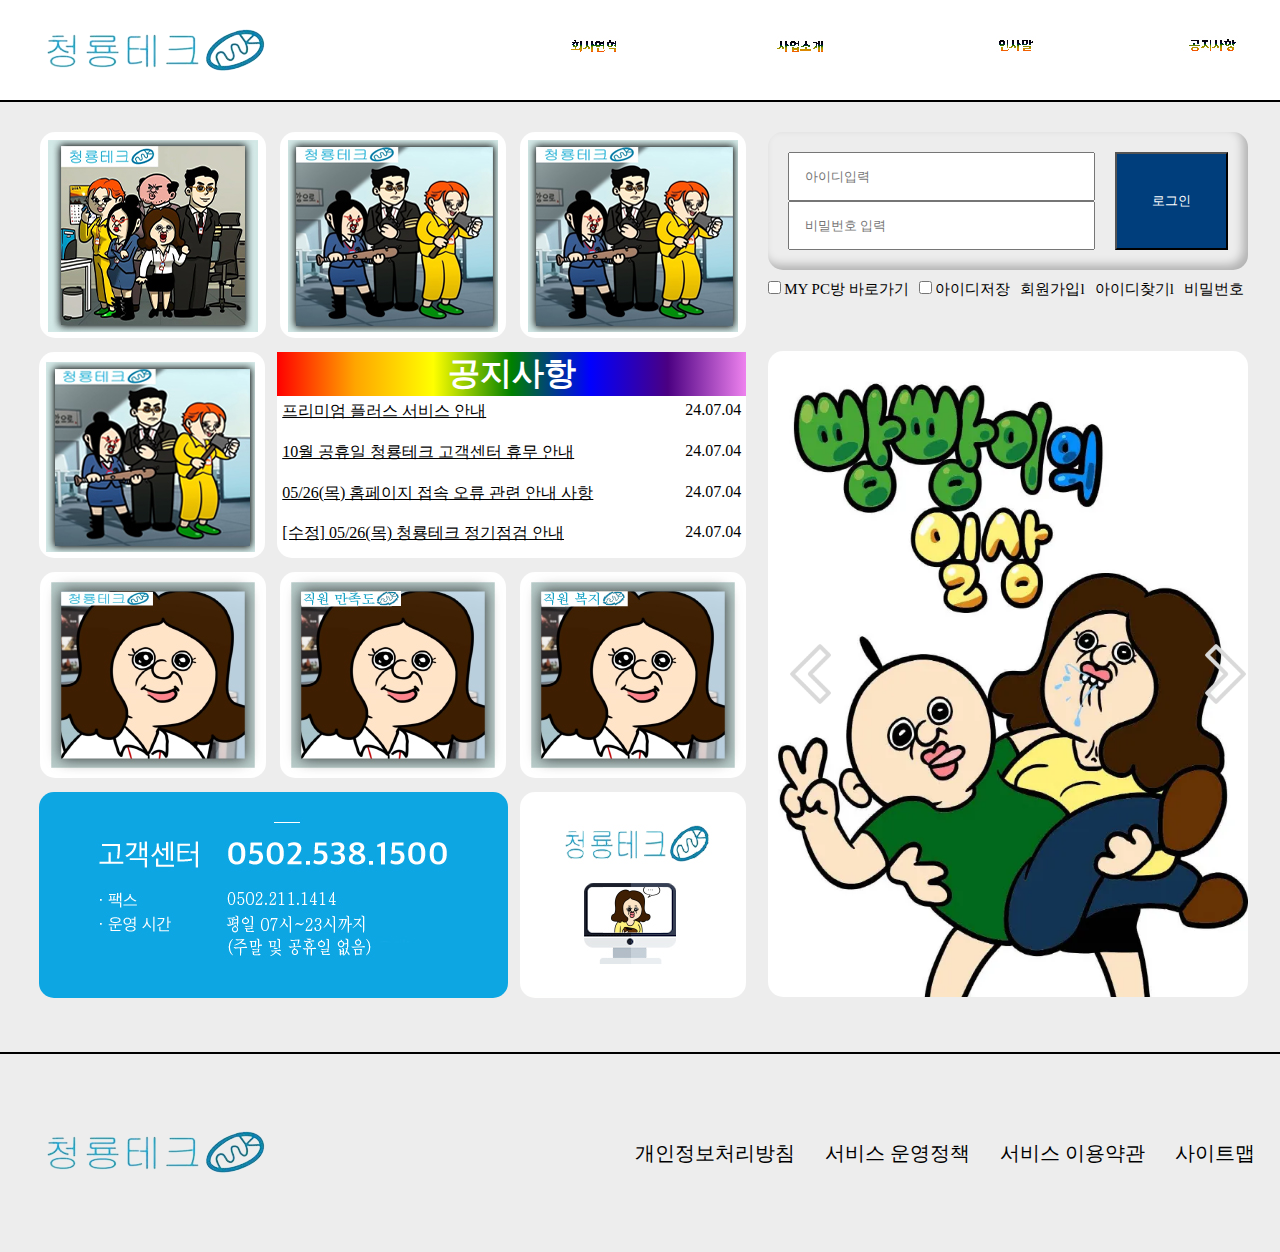
<file: work/7-4 리마스터(빵빵이)/index.html>
<!DOCTYPE html>
<html lang="en">

<head>
    <meta charset="UTF-8">
    <meta name="viewport" content="width=device-width, initial-scale=1.0">
    <title>청룡테크</title>
    <link rel="stylesheet" href="./reset.css">
    <link rel="stylesheet" href="./style.css">
</head>

<body>
    <header>
        <div class="container flex">
            <h1><img src="./bbimg/bluedragonLOGO-removebg-preview.png" alt=""></h1>
            <nav>
                <ul class="flex">
                    <li><a href="#">MY PC방</a></li>
                    <li><a href="#">상품과 결제</a></li>
                    <li><a href="#">이벤트</a></li>
                    <li><a href="#">고객센터</a></li>
                </ul>
            </nav>
        </div>
    </header>

    <div class="container wrap flex">
        <main class="flex">
            <div class="goods"></div>
            <div class="pay"></div>
            <div class="game"></div>
            <div class="event"></div>

            <div class="notice wid2">
                <h1 class="gong">공지사항</h1>
                <ul>
                    <li><a href="">프리미엄 플러스 서비스 안내</a><span>24.07.04</span></li>
                    <li><a href="">10월 공휴일 청룡테크 고객센터 휴무 안내</a><span>24.07.04</span></li>
                    <li><a href="">05/26(목) 홈페이지 접속 오류 관련 안내 사항</a><span>24.07.04</span></li>
                    <li><a href="">[수정] 05/26(목) 청룡테크 정기점검 안내</a><span>24.07.04</span></li>
                </ul>
            </div>

            <div class="ip"></div>
            <div class="refund"></div>
            <div class="tax"></div>
            <div class="cs wid2"></div>
            <div class="remote"></div>
        </main>
        <div>
            <aside>
                <form action="">
                    <div class="input">
                        <div class="input-text">
                            <input type="text" placeholder="아이디입력">
                            <input type="password" placeholder="비밀번호 입력">
                        </div>
                        <div class="btn">
                            <input type="submit" value="로그인">
                        </div>
                    </div>
                    <div class="gnb">
                        <ul>
                            <li>
                                <input type="checkbox" id="">
                                <label for="">MY PC방 바로가기</label>
                            </li>
                            <li>
                                <input type="checkbox" id="">
                                <label for="">아이디저장</label>
                            </li>
                        </ul>
                        <ul class="info">
                            <li>회원가입l</li>
                            <li>아이디찾기l</li>
                            <li>비밀번호</li>
                        </ul>
                    </div>
                </form>
                <div class="slide-c">
                    <div class="prev-next">
                        <img src="./img/prev.png" alt="" class="prev">
                        <img src="./img/next.png" alt="" class="next">
                    </div>
                    <div class="slide-w">
                        <div class="slide-s">
                            <img src="./img/1.webp" alt="">
                            <img src="./img/2.png" alt="">
                            <img src="./img/3.jpg" alt="">
                        </div>
                    </div>
                </div>
            </aside>
        </div>
    </div>
    <footer>
        <div class="f-wrap">
            <img src="./bbimg/bluedragonLOGO-removebg-preview.png" alt="">
            <ul>
                <li><a href="#">개인정보처리방침</a></li>
                <li><a href="#">서비스 운영정책</a></li>
                <li><a href="#">서비스 이용약관</a></li>
                <li><a href="#">사이트맵</a></li>
            </ul>
        </div>
    </footer>
    <script src="./script/jquery-3.7.1.js"></script>
    <script src="./script/index.js"></script>

</body>

</html>
</file>
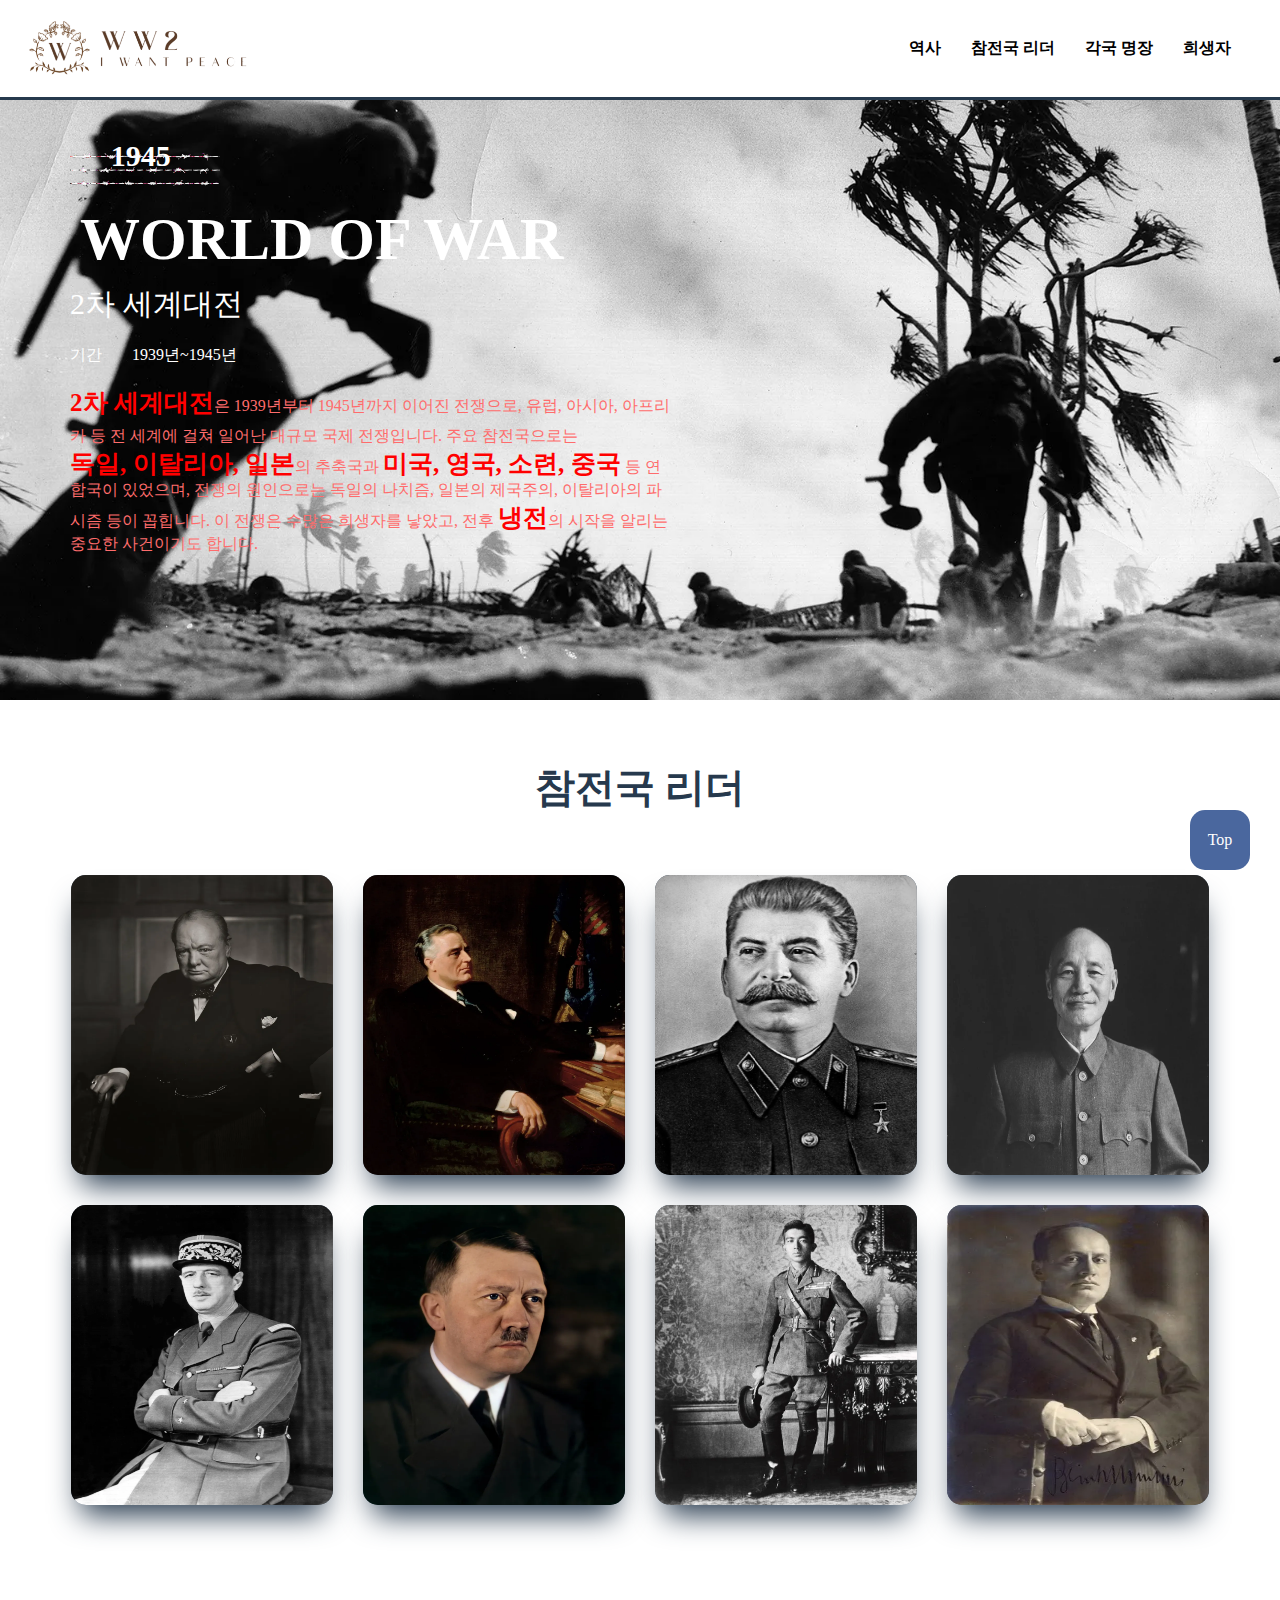
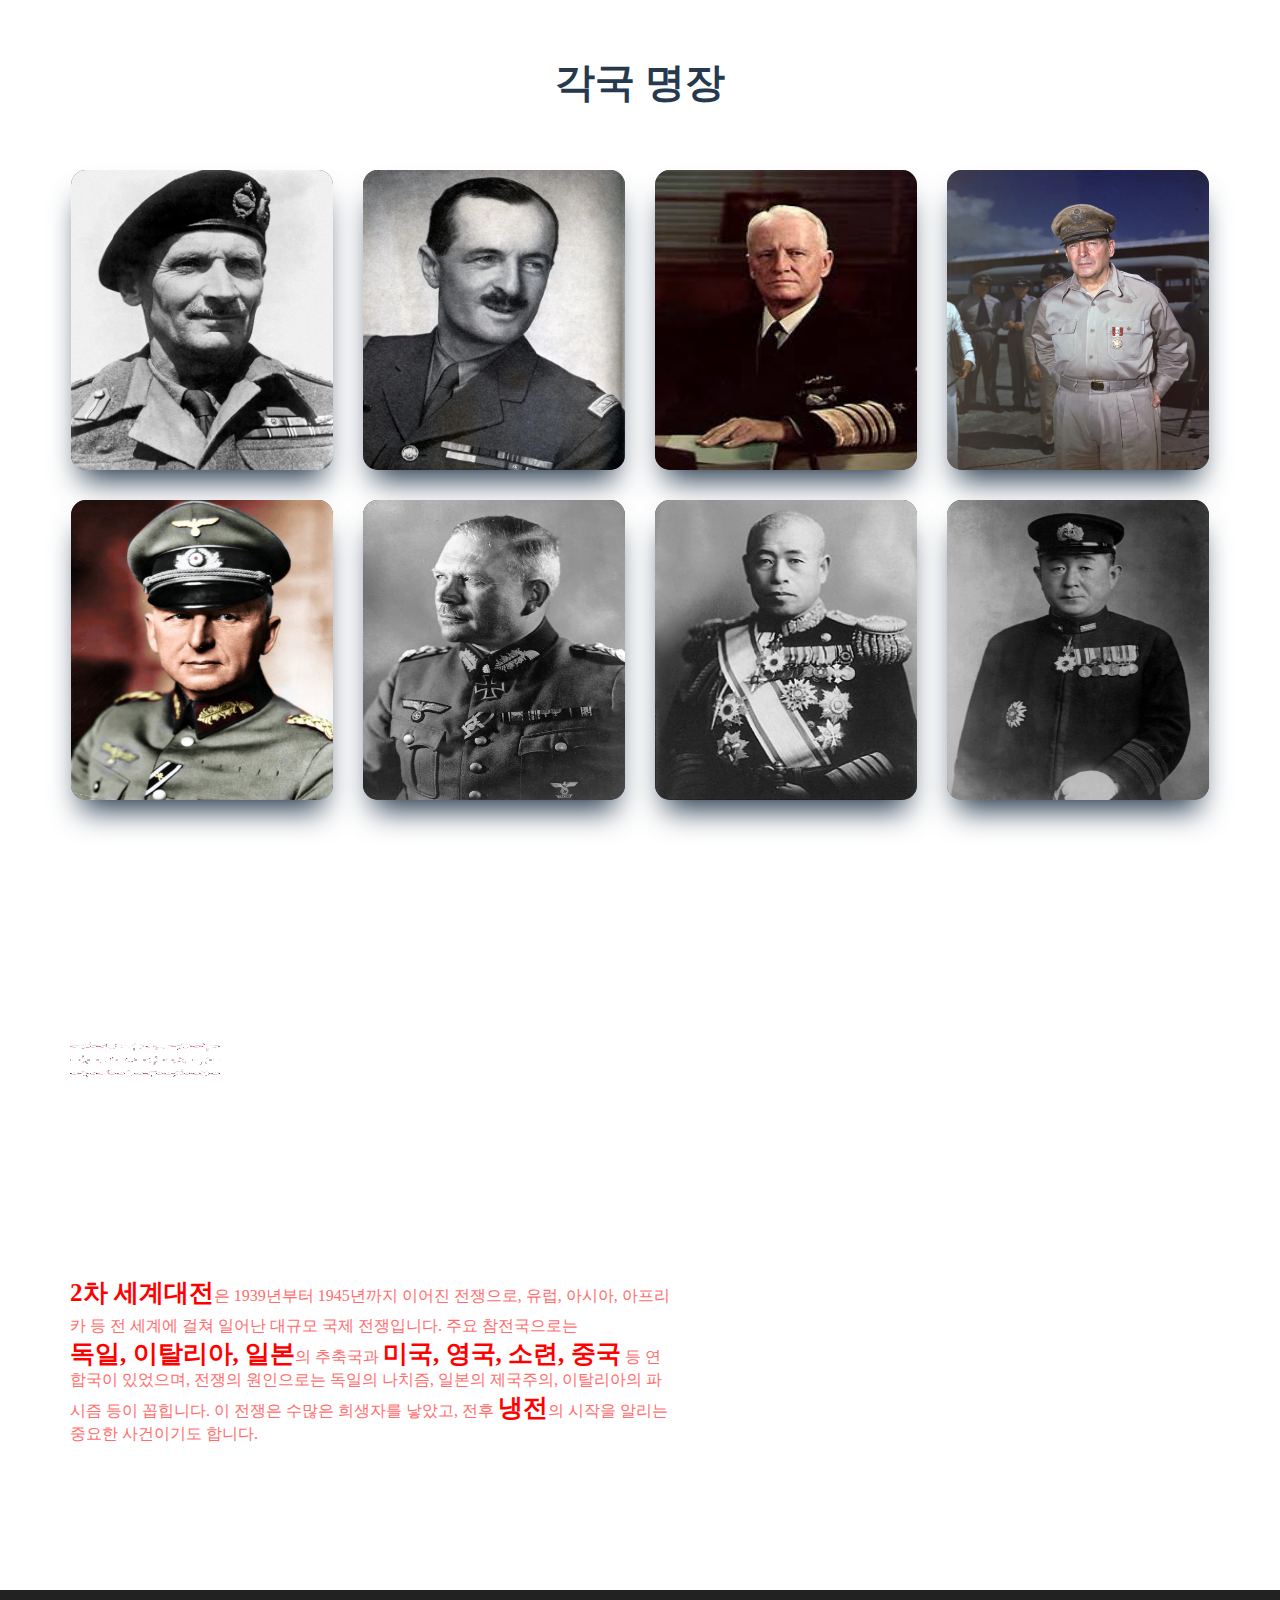
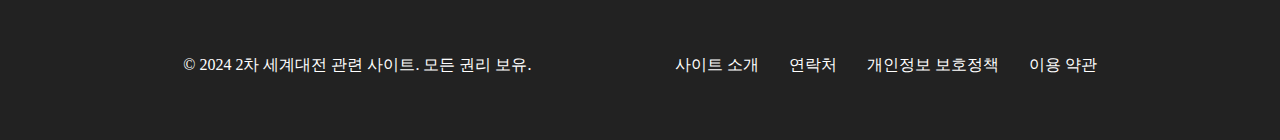
<file: work/7-8 리마스터(2차대전)/index.html>
<!DOCTYPE html>
<html lang="ko">

<head>
    <meta charset="UTF-8">
    <meta name="viewport" content="width=device-width, initial-scale=1.0">
    <title>산리오(2차대전 리메이크)</title>
    <link rel="stylesheet" href="./index.css">
</head>

<body>
    <header>
        <h1><img src="./imgs/logo.png" alt="로고"></h1>
        <nav class="m-nav">
            <div class="x"><img src="./imgs/XX.png" alt="" id=".x"></div>
            <ul>
                <li><a href="#">역사</a></li>
                <li><a href="#">참전국 리더</a></li>
                <li><a href="#">각국 명장</a></li>
                <li><a href="#">희생자</a></li>
            </ul>
        </nav>
        <img src="./imgs/Menu.png" alt="" class="menu">
    </header>
    <section class="sect1">
        <div class="wrap">
            <img src="./imgs/철책.png" alt="">
            <h2>WORLD OF WAR</h2>
            <p class="sub-t">2차 세계대전</p>
            <div class="times">
                <p class="time">기간</p>
                <p>1939년~1945년</p>
            </div>
            <p class="stoy">
                <span>2차 세계대전</span>은 1939년부터 1945년까지 이어진 전쟁으로, 유럽, 아시아, 아프리카 등 전 세계에 걸쳐 일어난 대규모 국제 전쟁입니다. 주요
                참전국으로는<span> <br>독일, 이탈리아, 일본</span>의
                추축국과 <span>미국, 영국, 소련, 중국</span> 등 연합국이 있었으며, 전쟁의 원인으로는 독일의 나치즘, 일본의 제국주의, 이탈리아의 파시즘 등이 꼽힙니다. 이 전쟁은 수많은
                희생자를 낳았고, 전후
                <span>냉전</span>의 시작을 알리는 중요한 사건이기도 합니다.
            </p>
            <p class="ff">1945</p>
        </div>
    </section>
    <section class="sect2">
        <div class="wrap">
            <h3>참전국 리더</h3>
            <ul>
                <li><img src="./imgs/처칠.webp" alt="">
                    <div class="ss">
                        <p class="main">처칠</p>
                        <p class="sub">영국 총리로 제2차 세계대전 동안 연합국을 이끌며 히틀러에 맞섰고, 전후 유럽 재건에 중요한 역할을 했다.</p>

                    </div>
                </li>
                <li><img src="./imgs/루즈벨트.webp" alt="">
                    <div class="ss">
                        <p class="main">루즈벨트</p>
                        <p class="sub">미국 대통령으로 대공황 극복과 제2차 세계대전 동안 연합국 지원에 주력하며 승리를 이끌었다.</p>
                    </div>
                </li>
                <li><img src="./imgs/스탈린.webp" alt="">
                    <div class="ss">
                        <p class="main">스탈린</p>
                        <p class="sub">소련 지도자로 제2차 세계대전에서 독일에 맞서며 동부 전선을 지휘하고, 전후 소련의 팽창을 주도했다.</p>

                    </div>
                </li>
                <li><img src="./imgs/장제스.webp" alt="">
                    <div class="ss">
                        <p class="main">장제스</p>
                        <p class="sub">중국 국민당 총통으로 제2차 세계대전 중 일본에 맞서 싸웠으며, 전후 국공내전에서 패배했다.</p>
                    </div>
                </li>
                <li><img src="./imgs/드골.webp" alt="">
                    <div class="ss">
                        <p class="main">드골</p>
                        <p class="sub">프랑스 레지스탕스 지도자로 나치에 저항하며 전후 프랑스 제5공화국의 초대 대통령이 되었다.</p>

                    </div>
                </li>
                <li><img src="./imgs/히틀러.webp" alt="">
                    <div class="ss">
                        <p class="main">히틀러</p>
                        <p class="sub">독일의 나치 지도자로 제2차 세계대전을 일으켰으며 유대인 대학살을 자행하고 패망했다.</p>
                    </div>
                </li>
                <li><img src="./imgs/쇼와.webp" alt="">
                    <div class="ss">
                        <p class="main">쇼와</p>
                        <p class="sub">일본 제124대 천황으로 제2차 세계대전 동안 군국주의를 이끌었으며 전후에는 상징적 존재로 남았다.</p>

                    </div>
                </li>
                <li><img src="./imgs/무솔리니.webp" alt="">
                    <div class="ss">
                        <p class="main">무솔리니</p>
                        <p class="sub">이탈리아의 파시스트 지도자로 독일과 동맹을 맺고 전쟁에 참여했지만 패배하며 실각했다.</p>
                    </div>
                </li>
            </ul>
        </div>
    </section>
    <section class="sect3">
        <div class="wrap">
            <h3>각국 명장</h3>
            <ul>
                <li><img src="./imgs/몽고메리.jpg" alt="">
                    <div class="ss">
                        <p class="main">버나드 몽고메리</p>
                        <p class="sub">영국 육군 장군으로, 제2차 세계대전 중 북아프리카 전역에서의 승리로 유명하다.</p>
                    </div>
                </li>
                <li><img src="./imgs/르클레르.webp" alt="">
                    <div class="ss">
                        <p class="main">필립 르클레르</p>
                        <p class="sub">프랑스 육군 장군으로, 제2차 세계대전 중 자유 프랑스군을 이끌며 독일에 저항했다.</p>
                    </div>
                </li>
                <li><img src="./imgs/니미츠.jpg" alt="">
                    <div class="ss">
                        <p class="main">체스터 니미츠</p>
                        <p class="sub">미국 해군 제독으로, 태평양 전역에서의 전투를 이끌며 전쟁 승리에 기여했다.</p>
                    </div>
                </li>
                <li><img src="./imgs/맥아더.webp" alt="">
                    <div class="ss">
                        <p class="main">더글라스 맥아더</p>
                        <p class="sub">미국 육군 제독으로, 태평양 전역과 일본 점령을 이끌며 전후 일본 재건에 중요한 역할을 했다.</p>
                    </div>
                </li>
                <li><img src="./imgs/만슈타인.webp" alt="">
                    <div class="ss">
                        <p class="main">에리히 만슈타인</p>
                        <p class="sub">독일 육군 장군으로, 기동전의 대가로 알려져 있으며 제2차 세계대전의 여러 전투에서 전략가로 활약했다.</p>
                    </div>
                </li>
                <li><img src="./imgs/구데리안.webp" alt="">
                    <div class="ss">
                        <p class="main">하인츠 구데리안</p>
                        <p class="sub">독일 군인으로, 기갑 부대를 활용한 전격전 전술의 창시자로 평가받고 있다.</p>
                    </div>
                </li>
                <li><img src="./imgs/이소로쿠 야마모토.jpg" alt="">
                    <div class="ss">
                        <p class="main">이소로쿠 야마모토</p>
                        <p class="sub">일본 해군 제독으로, 진주만 공격을 계획한 인물로 유명하다.</p>
                    </div>
                </li>
                <li><img src="./imgs/야마구치다몬.jpg" alt="">
                    <div class="ss">
                        <p class="main">야마구치 다몬</p>
                        <p class="sub">일본의 해군 장군이자, 진주만 공습, 미드웨이 해전 등에서 항모 부대 지휘관으로 활동했다..</p>
                    </div>
                </li>
            </ul>

        </div>
    </section>
    <section class="sect4">
        <div class="wrap">
            <img src="./imgs/철책.png" alt="">
            <h2>WORLD OF WAR</h2>
            <p class="sub-t">2차 세계대전</p>
            <div class="times">
                <p class="time">기간</p>
                <p>1939년~1945년</p>
            </div>
            <p class="stoy">
                <span>2차 세계대전</span>은 1939년부터 1945년까지 이어진 전쟁으로, 유럽, 아시아, 아프리카 등 전 세계에 걸쳐 일어난 대규모 국제 전쟁입니다. 주요
                참전국으로는<span> <br>독일, 이탈리아, 일본</span>의
                추축국과 <span>미국, 영국, 소련, 중국</span> 등 연합국이 있었으며, 전쟁의 원인으로는 독일의 나치즘, 일본의 제국주의, 이탈리아의 파시즘 등이 꼽힙니다. 이 전쟁은 수많은
                희생자를 낳았고, 전후
                <span>냉전</span>의 시작을 알리는 중요한 사건이기도 합니다.
            </p>
            <p class="ff">1945</p>
        </div>
    </section>
    <footer>
        <div class="wrap">
            <p>&copy; 2024 2차 세계대전 관련 사이트. 모든 권리 보유.</p>
            <ul>
                <li><a href="#about">사이트 소개</a></li>
                <li><a href="#contact">연락처</a></li>
                <li><a href="#privacy">개인정보 보호정책</a></li>
                <li><a href="#terms">이용 약관</a></li>
            </ul>
        </div>
    </footer>
    <a href="#" id="home">Top</a>
    <script src="./script/jquery-3.7.1.js"></script>
    <script src="./script/index.js"></script>
</body>

</html>
</file>
<file: work/7-4 리마스터(빵빵이)/style.css>
.flex {
  display: flex;
  justify-content: space-around;
}
/* ================================= */
body {
  background: #d1d1d166;
}
/* ================================== */
header {
  height: 102px;
  background-image: url(./img/bg_header_wrap.gif);
  border-bottom: 2px solid rgb(0, 0, 0);
}
header .container {
  justify-content: space-between;
  height: 101px;
  align-items: center;
}

.container {
  width: 1230px;
  margin: auto;
}

nav {
  position: relative;
  top: 15px;
}

nav ul {
  gap: 124px;
}

nav ul li:hover a {
  background-position-y: -70px;
  transition: 0.6s ease-in-out;
}

nav ul li a {
  background-image: url(./bbimg/bg_gnb.jpg);
  height: 60px;
  display: block;
  color: transparent;
}

nav ul li:nth-child(1) a {
  width: 84px;
}

nav ul li:nth-child(2) a {
  width: 104px;
  background-position-x: -92px;
}

nav ul li:nth-child(3) a {
  width: 60px;
  background-position-x: -195px;
}

nav ul li:nth-child(4) a {
  width: 80px;
  background-position-x: -272px;
}
/* ============================================ */
main {
  flex-wrap: wrap;
  width: 720px;
  justify-content: space-between;
}

aside {
  width: 480px;
}

main > div {
  width: 226px;
  height: 206px;
  margin-bottom: 14px;
  cursor: pointer;
}

.wrap {
  position: relative;
  top: 30px;
}

main > div:hover {
  background-position-y: -206px;
  transition: 1.5s;
}

main > div.event:hover {
  background-position-x: -225px;
  background-position-y: 0px;
}

div.goods {
  background-image: url(./bbimg/bdragon-oner.jpg);
  border-radius: 15px;
}

div.pay {
  background-image: url(./bbimg/bdragon-worker-park.jpg);
  border-radius: 15px;
}

div.game {
  background-image: url(./bbimg/bdragon-worker-Yi.jpg);
  border-radius: 15px;
}

div.event {
  background-image: url(./bbimg/bdragon-worker-gan\ -y.jpg);
  border-radius: 15px;
}

div.ip {
  background-image: url(./bbimg/bdragon-worker-Kim.jpg);
  border-radius: 15px;
}

div.refund {
  background-image: url(./bbimg/bdragon-worker-Kim-2.jpg);
  border-radius: 15px;
}

div.tax {
  background-image: url(./bbimg/bdragon-worker-Kim-3.jpg);
  border-radius: 15px;
}

div.cs {
  background-image: url(./bbimg/FAQ.jpg);
  border-radius: 15px;
}

div.remote {
  background-image: url(./bbimg/QnA.jpg);
  border-radius: 15px;
}

main > div.wid2 {
  width: 469px;
}

.login_id,
.login_pw {
  background-repeat: no-repeat;
  display: flex;
}

.util ul li {
  float: left;
}
.input {
  display: flex;
  justify-content: center;
  padding: 20px;
  gap: 20px;
  border-radius: 15px;
  box-shadow: inset -5px -5px 10px rgba(0, 0, 0, 0.25);
}
.input-text {
  display: flex;
  justify-content: center;
  align-items: center;
  flex-direction: column;
  width: 70%;
}
.input-text input {
  width: 100%;
  height: 50%;
  padding: 15px;
}
.btn input {
  background-color: #003e7c;
  color: #fff;
  height: 98px;
  padding: 0px 35px 0px 35px;
}
/* ======================================== */
.notice {
  background: #fff;
  border-radius: 15px;
  /* box-shadow: 15px 13px 10px rgba(0, 0, 0, 0.25); */
}
.notice ul {
  height: calc(100% - 43px);
}
.notice ul li {
  padding: 5px;
  height: 25%;
  display: flex;
  justify-content: space-between;
  transition: 0.3s ease-in-out;
}
.notice ul li:hover {
  background-color: #ffdb67;
}
.notice ul li a {
  text-decoration: underline;
}
.notice ul li span {
  cursor: default;
}
.gong {
  background: linear-gradient(
    to right,
    red,
    orange,
    yellow,
    green,
    blue,
    indigo,
    violet
  ); /* 무지개 색깔 배경 */
  color: white;
  font-size: 2em;
  text-align: center;
}
/* ====================================== */
.gnb {
  margin-top: 10px;
  display: flex;
  font-size: 15px;
  gap: 10px;
}
.gnb ul {
  display: flex;
  gap: 10px;
}
.info li {
  cursor: pointer;
  transition: 0.3s ease-in-out;
}
.info li:hover {
  color: #2e6aa1;
}
/* ===================================== */
.slide-c {
  position: relative;
  margin-top: 52px;
  height: 646px;
  border-radius: 15px;
  overflow: hidden;
}
.slide-c .slide-w {
  width: 500%;
  height: 100%;
  overflow: hidden;
}
.slide-c .slide-w .slide-s {
  width: 20%;
  height: 100%;
  display: flex;
  transition: transform 0.5s ease-in-out;
}
.slide-c .slide-w .slide-s img {
  width: 100%;
  height: 100%;
}
/* ===================================== */
.prev-next {
  position: absolute;
  top: 50%;
  left: 10px;
  width: 100%;
  display: flex;
  justify-content: space-between;
  transform: translateY(-50%);
  z-index: 99999;
}
.prev-next img {
  width: 65px;
  height: 65px;
  cursor: pointer;
}
/* ========================================= */
footer {
  transform: translateY(70px);
  width: 100%;
  height: 200px;
  margin: auto;
  border-top: 2px solid #000;
  display: flex;
  justify-content: space-evenly;
  align-items: center;
}
footer .f-wrap {
  width: 1230px;
  height: 100%;
  display: flex;
  justify-content: space-between;
  align-items: center;
}
footer .f-wrap ul {
  display: flex;
  gap: 30px;
}
footer .f-wrap ul li a {
  transition: 0.3s ease-in-out;
  font-size: 20px;
}
footer .f-wrap ul li a:hover {
  color: #2e6aa1;
}
</file>
<file: work/7-8 리마스터(2차대전)/index.css>
* {
  margin: 0;
  padding: 0;
  box-sizing: border-box;
  color: inherit;
  text-decoration: none;
  list-style: none;
}

#home {
  z-index: 9;
  width: 60px;
  height: 60px;
  border-radius: 15px;
  background-color: #4a679e;
  position: fixed;
  bottom: 30px;
  right: 30px;
  display: flex;
  justify-content: center;
  align-items: center;
  color: #fff;
  transition: 0.3s ease-in-out;
}
#home:hover {
  opacity: 0.7;
}

section {
  width: 100%;
}
section .wrap {
  margin: 0 auto;
  max-width: 1200px;
  height: 100%;
}

header {
  z-index: 999;
  position: fixed;
  background-color: #ffffff;
  display: flex;
  justify-content: space-between;
  align-items: center;
  padding: 10px;
  width: 100%;
  height: 100px;
  border-bottom: solid 3px rgb(38, 57, 77);
}
header h1 {
  width: 20%;
  height: 80%;
  display: flex;
  justify-content: center;
  align-items: center;
}
header h1 img {
  max-width: 100%;
  max-height: 100%;
}
header nav {
  width: 400px;
  display: flex;
  justify-content: center;
  align-items: center;
}
header nav ul {
  width: 100%;
  display: flex;
  justify-content: center;
  align-items: center;
  gap: 30px;
}
header nav ul li {
  text-align: center;
  font-weight: 700;
  cursor: pointer;
  transition: 0.5s ease-in-out;
}
header nav ul li:hover {
  color: rgb(38, 57, 77);
  opacity: 0.7;
}
header nav .x {
  display: none;
}
header nav .x img {
  width: 50px;
  height: 50px;
}
header .menu {
  display: none;
}

.sect1 {
  height: 700px;
  background: url(./imgs/sect1-bg.webp) no-repeat center/cover;
  background-attachment: fixed;
}
.sect1 .wrap {
  padding: 0px 0px 0px 30px;
  position: relative;
  display: flex;
  justify-content: center;
  align-items: start;
  flex-direction: column;
  color: #fff;
}
.sect1 .wrap img {
  width: 150px;
  height: 50px;
  filter: brightness(50);
}
.sect1 .wrap h2 {
  font-size: 60px;
  padding: 0px 10px 0px 10px;
  margin: 10px 0px 10px 0px;
}
.sect1 .wrap .sub-t {
  font-size: 30px;
}
.sect1 .wrap .times {
  margin: 20px 0px 20px 0px;
  display: flex;
  gap: 30px;
}
.sect1 .wrap .stoy {
  color: #ff6c6c;
  width: 600px;
}
.sect1 .wrap .stoy span {
  font-weight: 700;
  font-size: 25px;
  color: #ff0000;
}
.sect1 .wrap .stoy span:nth-of-type(3) {
  color: #ff0000;
}
.sect1 .wrap .ff {
  position: absolute;
  top: 19.87%;
  left: 5.9%;
  font-size: 30px;
  font-weight: 700;
}

.sect2 {
  padding: 60px;
}
.sect2 .wrap {
  display: flex;
  justify-content: center;
  align-items: center;
  flex-direction: column;
}
.sect2 .wrap h3 {
  font-size: 40px;
  color: rgb(38, 57, 77);
}
.sect2 .wrap ul {
  margin-top: 30px;
  padding: 30px;
  width: 1200px;
  display: flex;
  justify-content: center;
  flex-wrap: wrap;
  gap: 30px;
}
.sect2 .wrap ul li {
  position: relative;
  width: 23%;
  height: 300px;
}
.sect2 .wrap ul li img {
  box-shadow: rgb(38, 57, 77) 0px 20px 30px -10px;
  position: absolute;
  z-index: 1;
  border-radius: 15px;
  width: 100%;
  height: 100%;
  transition: 0.4s ease-in-out;
}
.sect2 .wrap ul li img:hover {
  opacity: 0.2;
}
.sect2 .wrap ul li .ss {
  border-radius: 15px;
  position: absolute;
  background-color: rgba(38, 57, 77, 0.9);
  top: 0;
  width: 100%;
  height: 100%;
}
.sect2 .wrap ul li .ss .main {
  text-align: center;
  font-size: 30px;
}
.sect2 .wrap ul li .ss .sub {
  padding: 20px 10px 0px 10px;
  border-top: 1px solid #ffffff;
  font-size: 20px;
}
.sect2 .wrap ul li .ss p {
  color: #fff;
  font-weight: 700;
}

.sect3 {
  padding: 60px;
}
.sect3 .wrap {
  display: flex;
  justify-content: center;
  align-items: center;
  flex-direction: column;
}
.sect3 .wrap h3 {
  font-size: 40px;
  color: rgb(38, 57, 77);
}
.sect3 .wrap ul {
  margin-top: 30px;
  padding: 30px;
  width: 1200px;
  display: flex;
  justify-content: center;
  flex-wrap: wrap;
  gap: 30px;
}
.sect3 .wrap ul li {
  position: relative;
  width: 23%;
  height: 300px;
}
.sect3 .wrap ul li img {
  box-shadow: rgb(38, 57, 77) 0px 20px 30px -10px;
  position: absolute;
  z-index: 1;
  border-radius: 15px;
  width: 100%;
  height: 100%;
  transition: 0.4s ease-in-out;
}
.sect3 .wrap ul li img:hover {
  opacity: 0.2;
}
.sect3 .wrap ul li .ss {
  border-radius: 15px;
  position: absolute;
  background-color: rgba(38, 57, 77, 0.9);
  top: 0;
  width: 100%;
  height: 100%;
}
.sect3 .wrap ul li .ss .main {
  text-align: center;
  font-size: 25px;
}
.sect3 .wrap ul li .ss .sub {
  padding: 20px 10px 0px 10px;
  border-top: 1px solid #ffffff;
  font-size: 20px;
}
.sect3 .wrap ul li .ss p {
  color: #fff;
  font-weight: 700;
}

.sect4 {
  height: 700px;
  background: url(./imgs/midway.png) no-repeat center/cover;
  background-attachment: fixed;
}
.sect4 .wrap {
  padding: 0px 0px 0px 30px;
  position: relative;
  display: flex;
  justify-content: center;
  align-items: start;
  flex-direction: column;
  color: #fff;
}
.sect4 .wrap img {
  width: 150px;
  height: 50px;
  filter: brightness(50);
}
.sect4 .wrap h2 {
  font-size: 60px;
  padding: 0px 10px 0px 10px;
  margin: 10px 0px 10px 0px;
}
.sect4 .wrap .sub-t {
  font-size: 30px;
}
.sect4 .wrap .times {
  margin: 20px 0px 20px 0px;
  display: flex;
  gap: 30px;
}
.sect4 .wrap .stoy {
  color: #ff6c6c;
  width: 600px;
}
.sect4 .wrap .stoy span {
  font-weight: 700;
  font-size: 25px;
  color: #ff0000;
}
.sect4 .wrap .stoy span:nth-of-type(3) {
  color: #ff0000;
}
.sect4 .wrap .ff {
  position: absolute;
  top: 19.87%;
  left: 5.9%;
  font-size: 30px;
  font-weight: 700;
}

footer {
  width: 100%;
  background-color: #222222;
}
footer .wrap {
  display: flex;
  justify-content: space-evenly;
  align-items: center;
  margin: 0 auto;
  max-width: 1200px;
  height: 100%;
  color: #fff;
  height: 150px;
  background-color: #222222;
}
footer .wrap ul {
  display: flex;
  gap: 30px;
}
footer .wrap ul li a {
  transition: 0.5s ease-in-out;
}
footer .wrap ul li a:hover {
  color: rgb(66, 157, 255);
}

@media (max-width: 500px) {
  header {
    display: flex;
    justify-content: space-between;
    align-items: center;
    padding: 15px;
  }
  header h1 {
    width: 40%;
    height: 80%;
    display: flex;
    justify-content: center;
    align-items: center;
  }
  header h1 img {
    max-width: 100%;
    max-height: 100%;
  }
  header .m-nav {
    position: fixed;
    right: -500px;
    top: 0;
    width: 500px;
    height: 100%;
    background-color: #222222;
    z-index: 999;
    transition: right 0.3s ease-in-out;
    align-items: end;
    justify-content: start;
    flex-direction: column;
  }
  header .m-nav.active {
    right: 0;
  }
  header .m-nav .x {
    display: block;
    cursor: pointer;
    transition: 0.5s ease-in-out;
  }
  header .m-nav .x:hover {
    opacity: 0.5;
  }
  header .m-nav ul {
    border-top: 3px solid rgb(255, 255, 255);
    width: 100%;
    flex-direction: column;
    justify-content: center;
    align-items: center;
    gap: 0px;
  }
  header .m-nav ul li {
    margin-top: 30px;
    text-align: center;
  }
  header .m-nav ul li a {
    color: #fff;
    font-size: 30px;
  }
  header .menu {
    width: 50px;
    height: 50px;
    display: block;
    cursor: pointer;
    transition: 0.5s ease-in-out;
  }
  header .menu:hover {
    opacity: 0.6;
  }
  .sect1 {
    background: url(./imgs/sect1-bg.webp) no-repeat;
    background-size: cover;
    background-position: 100%;
    background-attachment: fixed;
  }
  .sect1 .wrap {
    padding: 90px 0px 0px 0px;
    text-align: center;
    align-items: center;
  }
  .sect1 .wrap h2 {
    font-size: 50px;
    padding: 0px 10px 0px 10px;
    margin: 10px 0px 10px 0px;
  }
  .sect1 .wrap .sub-t {
    font-size: 30px;
  }
  .sect1 .wrap .times {
    margin: 20px 0px 20px 0px;
    display: flex;
    gap: 30px;
  }
  .sect1 .wrap .stoy {
    width: 340px;
  }
  .sect1 .wrap .ff {
    position: absolute;
    top: 19%;
    left: 43.5%;
    font-size: 30px;
    font-weight: 700;
  }
  .sect2,
  .sect3 {
    padding: 60px;
  }
  .sect2 .wrap,
  .sect3 .wrap {
    display: flex;
    justify-content: center;
    align-items: center;
    flex-direction: column;
  }
  .sect2 .wrap ul,
  .sect3 .wrap ul {
    margin-top: 30px;
    margin-bottom: 30px;
    padding: 15px;
    width: 500px;
    gap: 30px;
  }
  .sect2 .wrap ul li,
  .sect3 .wrap ul li {
    width: 40%;
    height: 188px;
  }
  .sect2 .wrap ul li img,
  .sect3 .wrap ul li img {
    width: 100%;
    height: 100%;
  }
  .sect2 .wrap ul li img:hover,
  .sect3 .wrap ul li img:hover {
    opacity: 0.2;
  }
  .sect2 .wrap ul li .ss .main,
  .sect3 .wrap ul li .ss .main {
    text-align: center;
    font-size: 20px;
  }
  .sect2 .wrap ul li .ss .sub,
  .sect3 .wrap ul li .ss .sub {
    padding: 20px 10px 0px 10px;
    border-top: 1px solid #ffffff;
    font-size: 16px;
  }
  .sect4 {
    background: url(./imgs/midway.png) no-repeat;
    background-size: cover;
    background-position: 40%;
    background-attachment: fixed;
  }
  .sect4 .wrap {
    padding: 90px 0px 0px 0px;
    text-align: center;
    align-items: center;
  }
  .sect4 .wrap h2 {
    font-size: 50px;
    padding: 0px 10px 0px 10px;
    margin: 10px 0px 10px 0px;
  }
  .sect4 .wrap .sub-t {
    font-size: 30px;
  }
  .sect4 .wrap .times {
    margin: 20px 0px 20px 0px;
    display: flex;
    gap: 30px;
  }
  .sect4 .wrap .stoy {
    width: 340px;
  }
  .sect4 .wrap .ff {
    position: absolute;
    top: 19%;
    left: 43.5%;
    font-size: 30px;
    font-weight: 700;
  }
  footer {
    width: 100%;
    background-color: #222222;
  }
  footer .wrap {
    flex-direction: column;
  }
}/*# sourceMappingURL=index.css.map */
</file>
